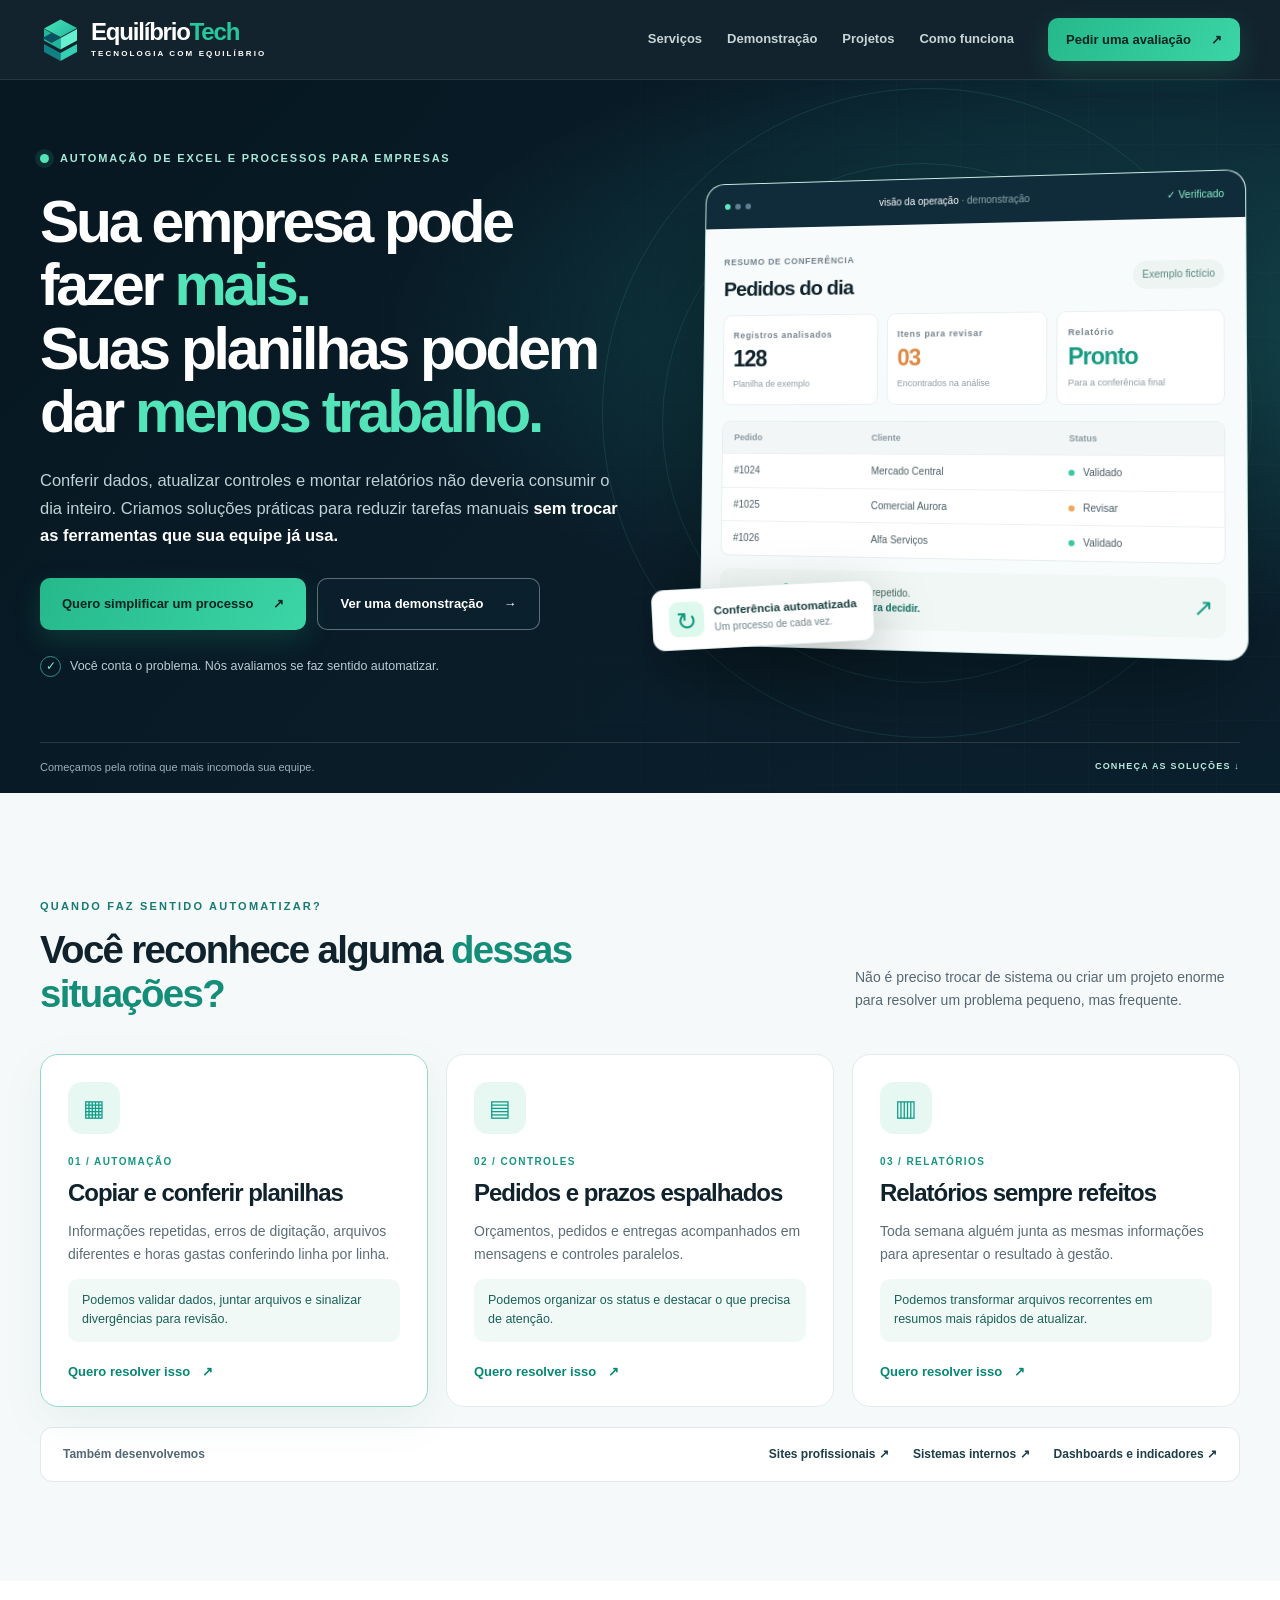
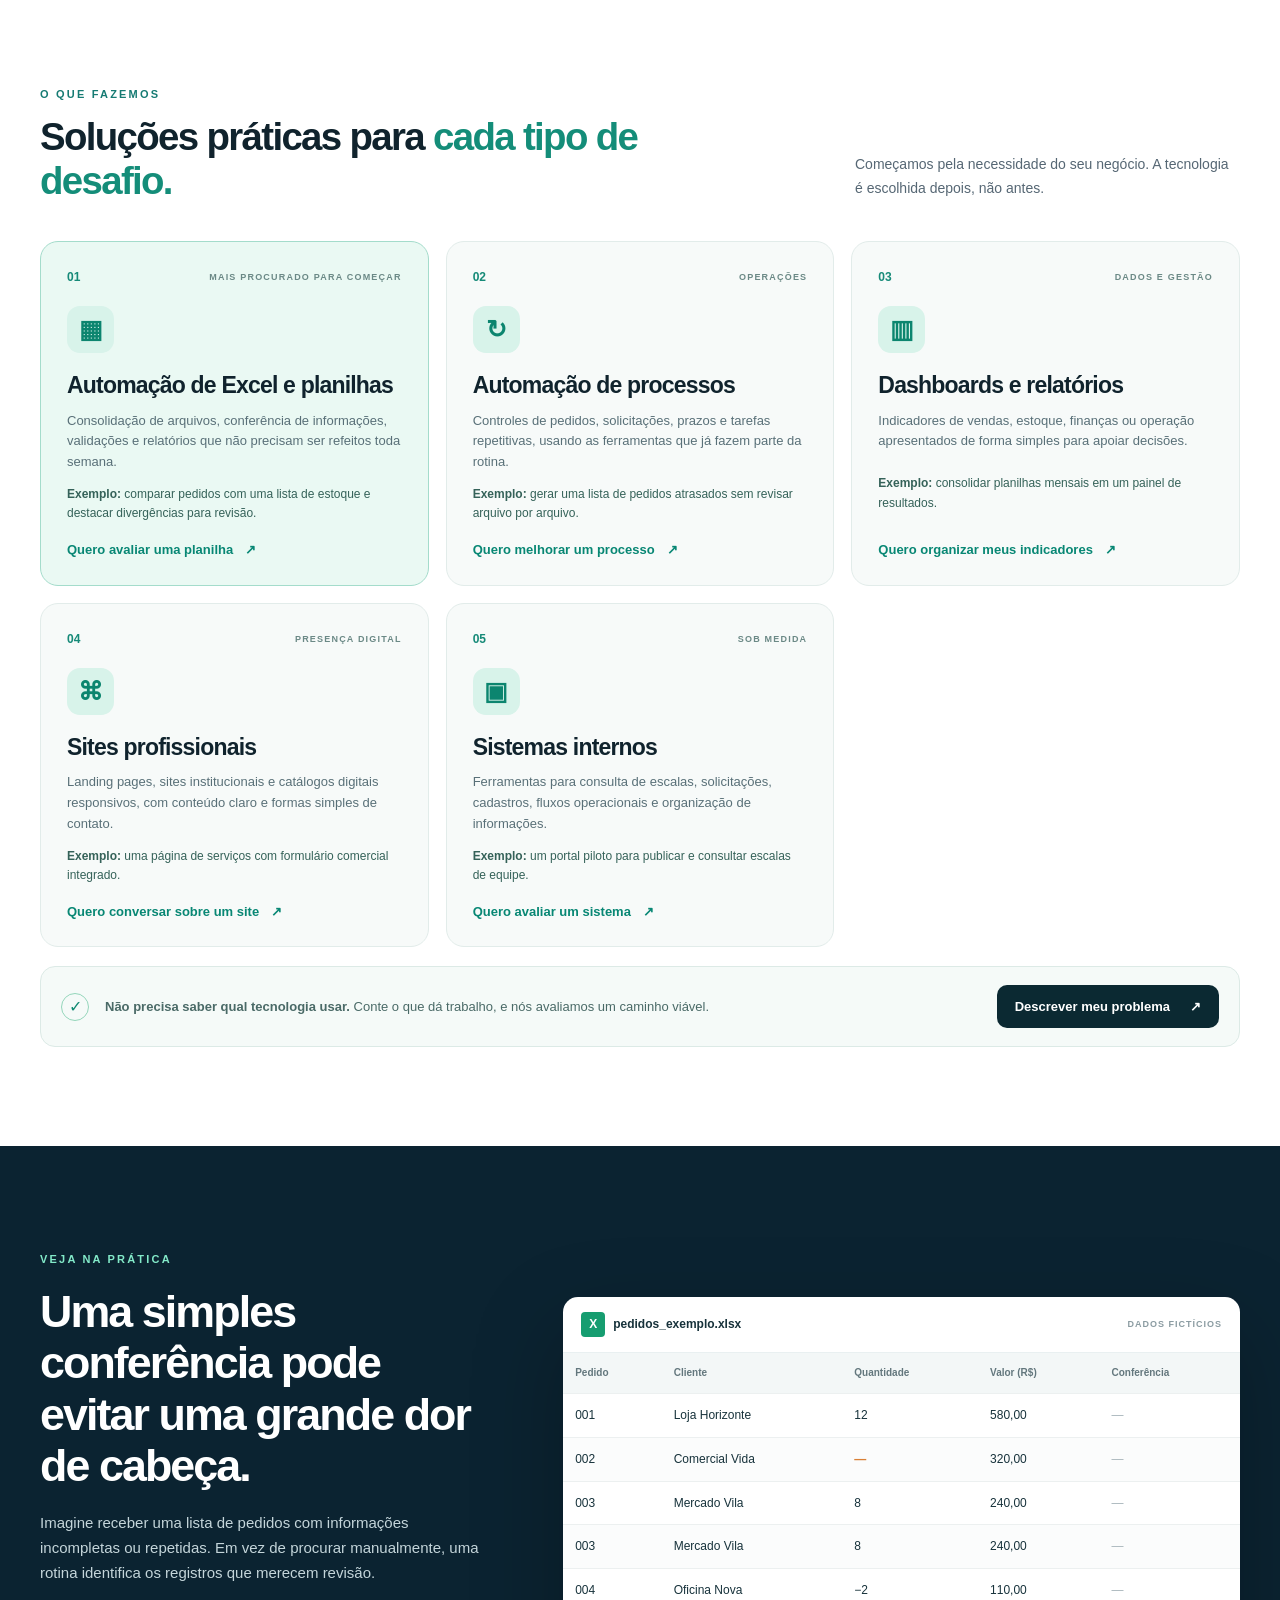
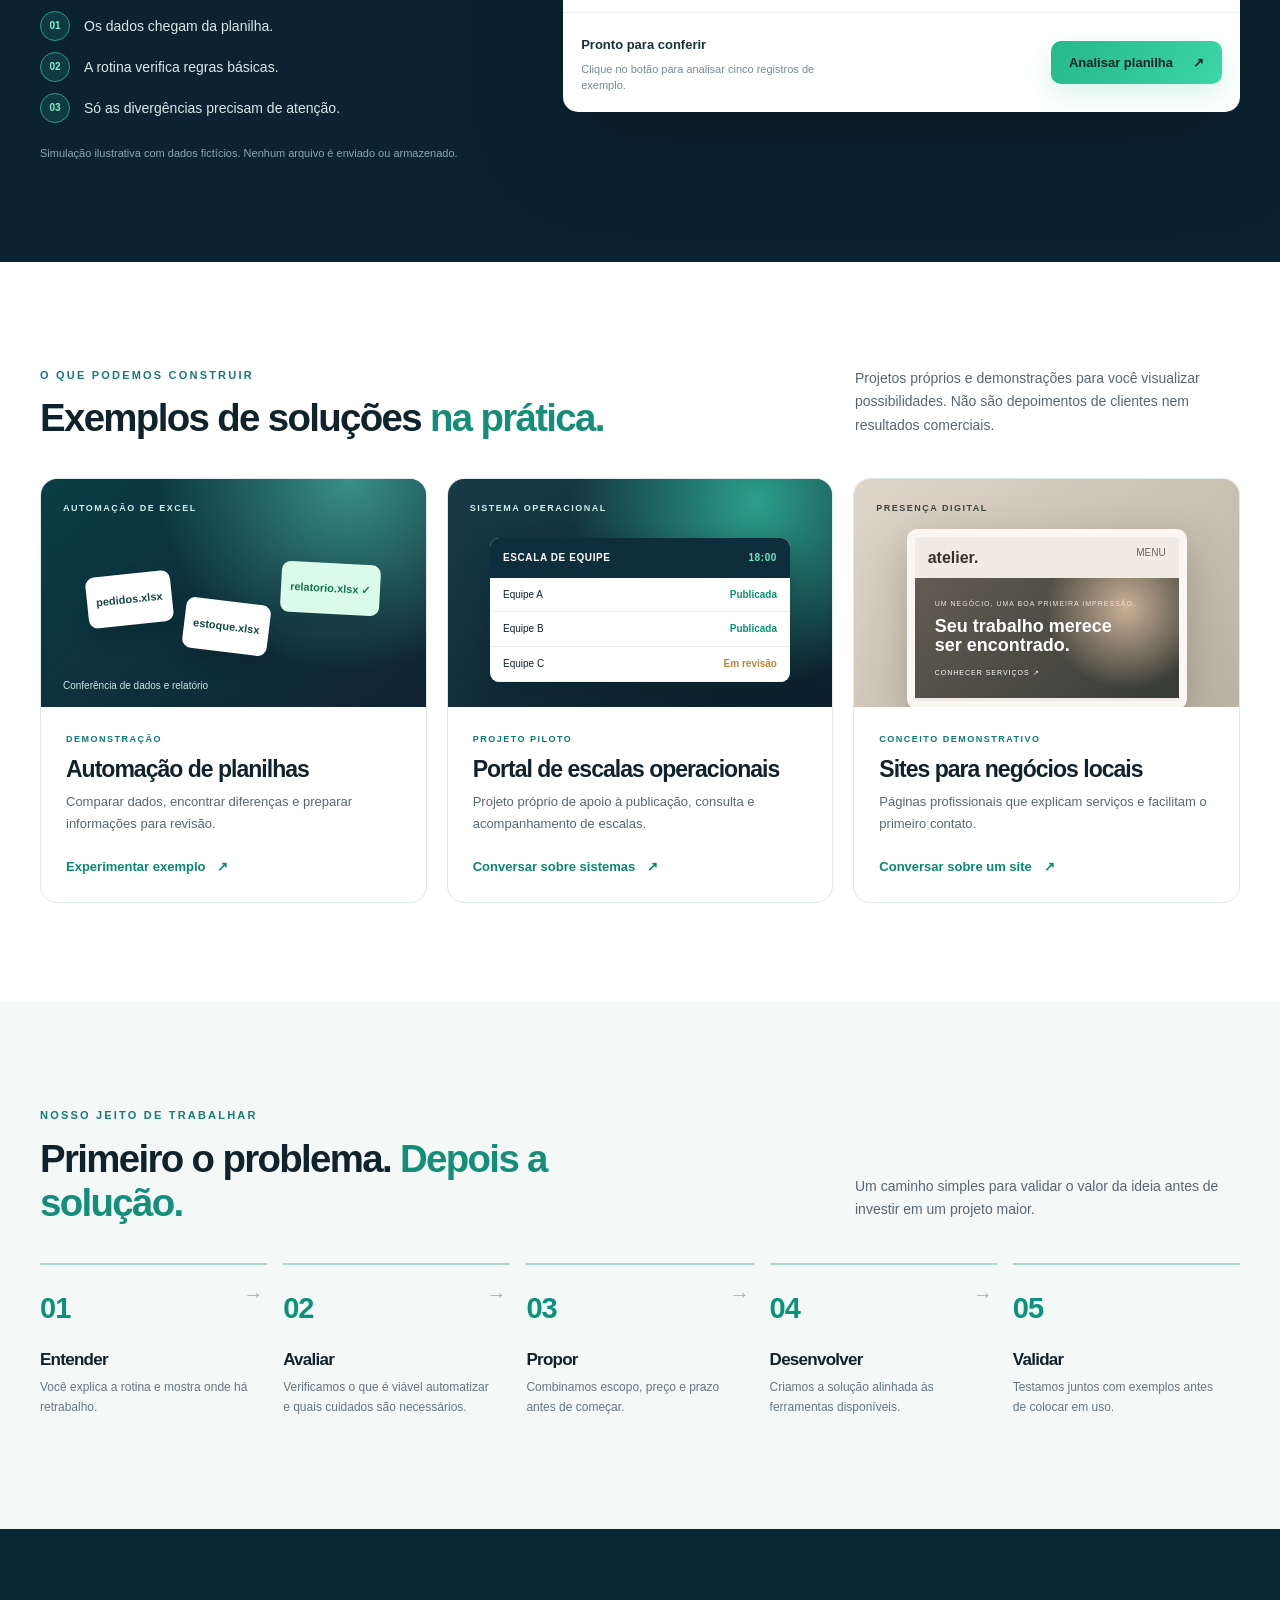
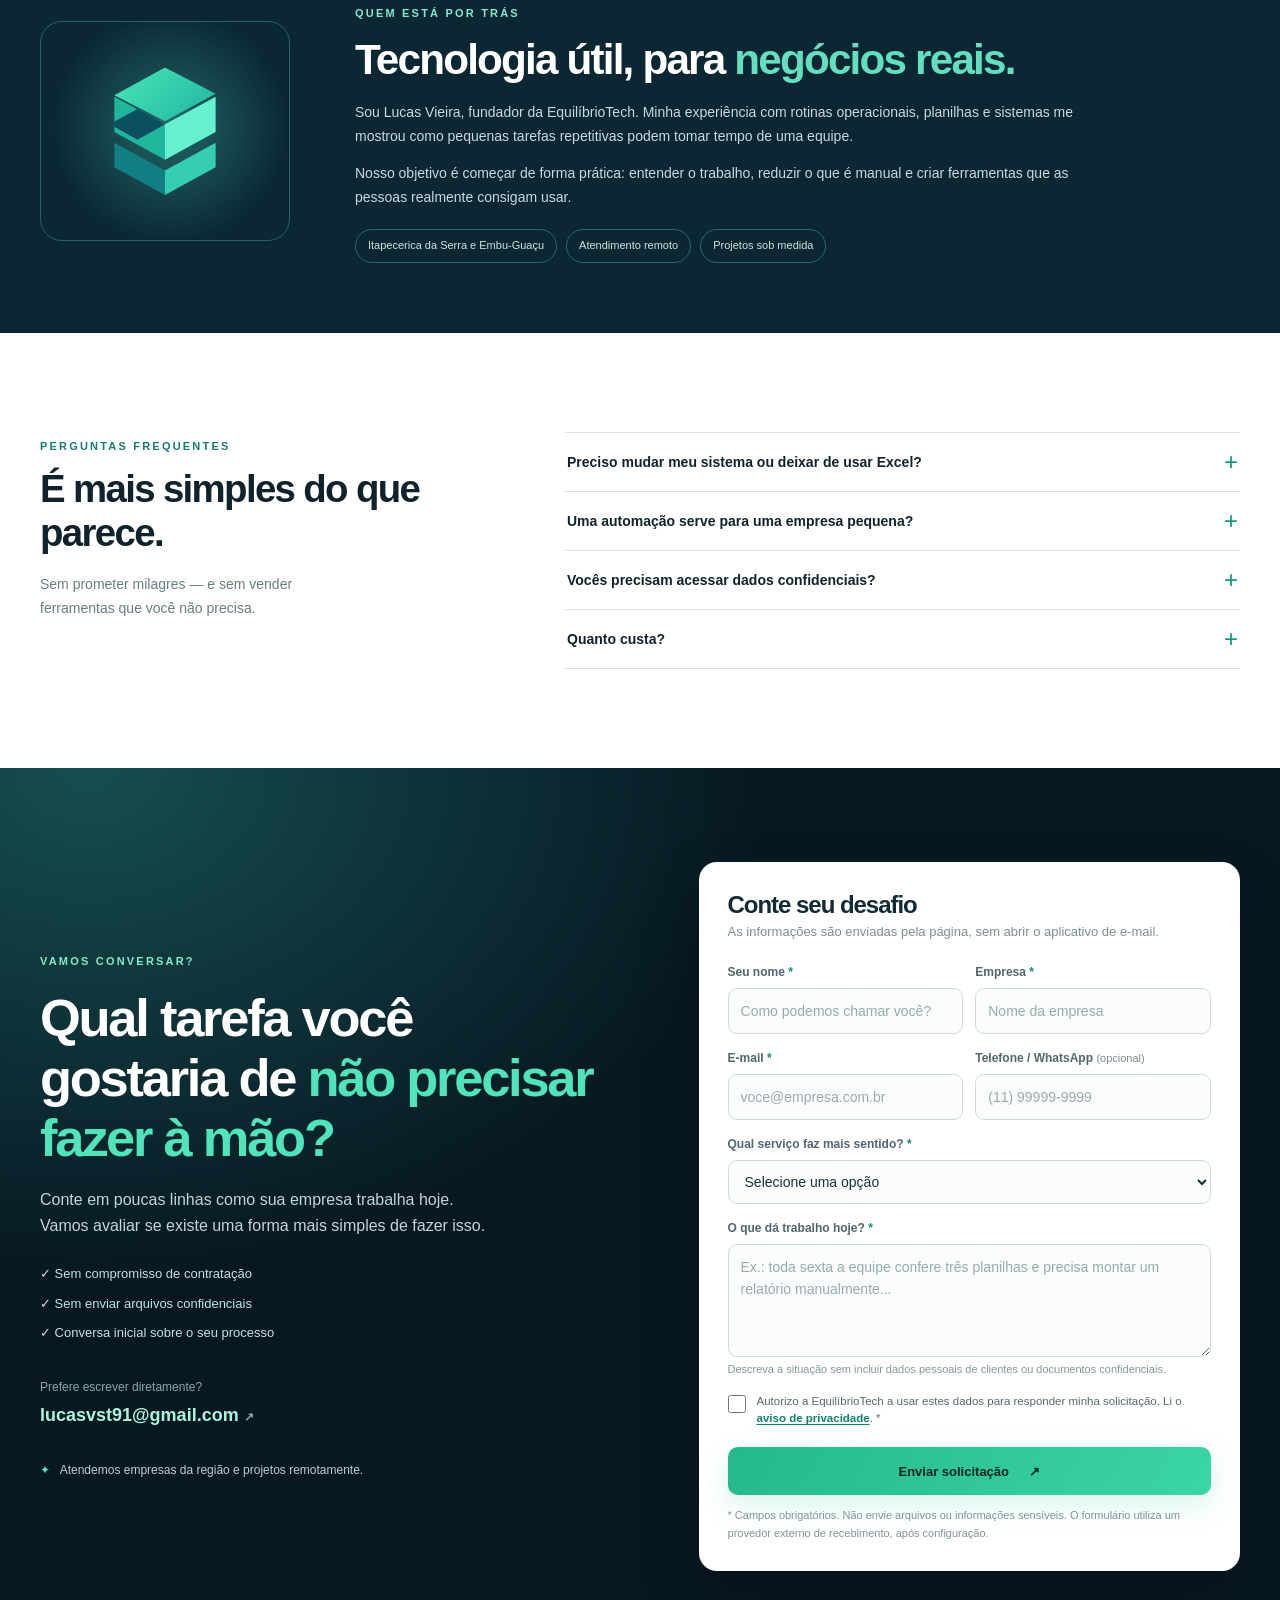
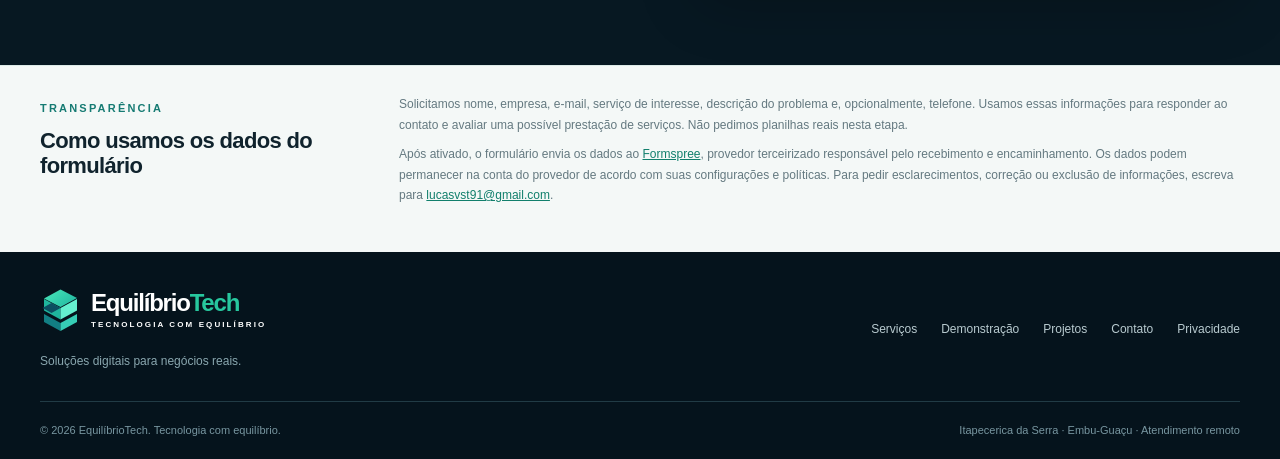
<file: index.html>
<!doctype html>
<html lang="pt-BR">
<head>
  <meta charset="utf-8">
  <meta name="viewport" content="width=device-width, initial-scale=1">
  <meta name="theme-color" content="#071822">
  <meta name="description" content="Automação de Excel, organização de processos, dashboards, sites e sistemas internos para pequenas empresas. EquilíbrioTech: tecnologia prática, sem complicar.">
  <meta name="robots" content="index,follow">
  <meta property="og:type" content="website">
  <meta name="color-scheme" content="light">
  <meta property="og:locale" content="pt_BR">
  <meta property="og:title" content="EquilíbrioTech — Automação de Excel e soluções digitais">
  <meta property="og:site_name" content="EquilíbrioTech">
  <meta property="og:description" content="Automação de planilhas, processos, dashboards, sites e sistemas para empresas. Conte sua rotina e avalie uma solução sob medida.">
  <title>EquilíbrioTech | Excel, automação, sites e sistemas</title>
  <link rel="icon" href="assets/favicon.svg" type="image/svg+xml">
  <link rel="stylesheet" href="styles.css">
  <script defer src="config.js"></script>
  <script defer src="script.js"></script>
</head>
<body>
  <a class="skip-link" href="#conteudo">Ir para o conteúdo</a>

  <header class="site-header" id="topo">
    <div class="container nav-wrap">
      <a class="brand" href="#topo" aria-label="EquilíbrioTech, voltar ao início">
        <img src="assets/logo.svg" alt="" width="40" height="44">
        <span class="brand-text"><span class="brand-name">Equilíbrio<span>Tech</span></span><small>TECNOLOGIA COM EQUILÍBRIO</small></span>
      </a>
      <nav class="desktop-nav" aria-label="Menu principal">
        <a href="#servicos">Serviços</a>
        <a href="#demonstracao">Demonstração</a>
        <a href="#projetos">Projetos</a>
        <a href="#como-funciona">Como funciona</a>
      </nav>
      <a class="button button-primary nav-cta" href="#contato">Pedir uma avaliação <span aria-hidden="true">↗</span></a>
      <button class="menu-toggle" type="button" aria-expanded="false" aria-controls="mobile-nav" aria-label="Abrir menu">
        <span></span><span></span><span></span>
      </button>
    </div>
    <nav class="mobile-nav" id="mobile-nav" aria-label="Menu para celular" hidden>
      <a href="#servicos">Serviços</a><a href="#demonstracao">Demonstração</a><a href="#projetos">Projetos</a><a href="#como-funciona">Como funciona</a><a href="#contato">Conversar</a>
    </nav>
  </header>

  <main id="conteudo">
    <section class="hero" aria-labelledby="hero-title">
      <div class="hero-grid-overlay" aria-hidden="true"></div>
      <div class="container hero-layout">
        <div class="hero-copy">
          <div class="eyebrow dark-eyebrow"><span class="signal"></span> AUTOMAÇÃO DE EXCEL E PROCESSOS PARA EMPRESAS</div>
          <h1 id="hero-title">Sua empresa pode fazer <em>mais.</em><br>Suas planilhas podem dar <em>menos trabalho.</em></h1>
          <p class="hero-description">Conferir dados, atualizar controles e montar relatórios não deveria consumir o dia inteiro. Criamos soluções práticas para reduzir tarefas manuais <strong>sem trocar as ferramentas que sua equipe já usa.</strong></p>
          <div class="hero-actions"><a href="#contato" class="button button-primary button-large">Quero simplificar um processo <span aria-hidden="true">↗</span></a><a class="button button-outline button-large" href="#demonstracao">Ver uma demonstração <span aria-hidden="true">→</span></a></div>
          <div class="hero-promise"><span class="promise-check" aria-hidden="true">✓</span> Você conta o problema. Nós avaliamos se faz sentido automatizar.</div>
        </div>
        <div class="hero-visual" aria-label="Representação ilustrativa de uma planilha se transformando em um relatório organizado">
          <div class="halo halo-one"></div><div class="halo halo-two"></div>
          <div class="visual-window">
            <div class="window-top"><span class="window-dots"><i></i><i></i><i></i></span><span>visão da operação <span class="muted">· demonstração</span></span><span class="window-shield">✓ Verificado</span></div>
            <div class="visual-body">
              <div class="panel-title-row"><div><small>RESUMO DE CONFERÊNCIA</small><h3>Pedidos do dia</h3></div><span class="pill pill-soft">Exemplo fictício</span></div>
              <div class="metrics-row"><div class="metric"><small>Registros analisados</small><b>128</b><span>Planilha de exemplo</span></div><div class="metric"><small>Itens para revisar</small><b class="amber-text">03</b><span>Encontrados na análise</span></div><div class="metric"><small>Relatório</small><b class="teal-text">Pronto</b><span>Para a conferência final</span></div></div>
              <div class="table-mini" aria-hidden="true"><div class="table-mini-head"><span>Pedido</span><span>Cliente</span><span>Status</span></div><div><span>#1024</span><span>Mercado Central</span><span><i class="dot good"></i> Validado</span></div><div><span>#1025</span><span>Comercial Aurora</span><span><i class="dot amber"></i> Revisar</span></div><div><span>#1026</span><span>Alfa Serviços</span><span><i class="dot good"></i> Validado</span></div></div>
              <div class="window-bottom"><span class="tiny-graph"><i></i><i></i><i></i><i></i><i></i><i></i><i></i></span><span>Menos trabalho repetido.<br><b>Mais clareza para decidir.</b></span><span class="arrow-up" aria-hidden="true">↗</span></div>
            </div>
          </div>
          <div class="floating-tag"><span class="floating-icon" aria-hidden="true">↻</span><div><strong>Conferência automatizada</strong><small>Um processo de cada vez.</small></div></div>
        </div>
      </div>
      <div class="container hero-foot"><span>Começamos pela rotina que mais incomoda sua equipe.</span><span class="hero-foot-scroll">CONHEÇA AS SOLUÇÕES <span aria-hidden="true">↓</span></span></div>
    </section>

    <section class="pain-section section" id="solucoes" aria-labelledby="pain-title">
      <div class="container">
        <div class="section-heading split-heading"><div><span class="eyebrow">QUANDO FAZ SENTIDO AUTOMATIZAR?</span><h2 id="pain-title">Você reconhece alguma <span class="highlight">dessas situações?</span></h2></div><p>Não é preciso trocar de sistema ou criar um projeto enorme para resolver um problema pequeno, mas frequente.</p></div>
        <div class="pain-grid">
          <article class="pain-card featured"><div class="service-icon">▦</div><span class="service-index">01 / AUTOMAÇÃO</span><h3>Copiar e conferir planilhas</h3><p>Informações repetidas, erros de digitação, arquivos diferentes e horas gastas conferindo linha por linha.</p><div class="card-answer">Podemos validar dados, juntar arquivos e sinalizar divergências para revisão.</div><a href="#contato" class="text-link" data-service="Automação de Excel e planilhas">Quero resolver isso <span aria-hidden="true">↗</span></a></article>
          <article class="pain-card"><div class="service-icon">▤</div><span class="service-index">02 / CONTROLES</span><h3>Pedidos e prazos espalhados</h3><p>Orçamentos, pedidos e entregas acompanhados em mensagens e controles paralelos.</p><div class="card-answer">Podemos organizar os status e destacar o que precisa de atenção.</div><a href="#contato" class="text-link" data-service="Automação de processos">Quero resolver isso <span aria-hidden="true">↗</span></a></article>
          <article class="pain-card"><div class="service-icon">▥</div><span class="service-index">03 / RELATÓRIOS</span><h3>Relatórios sempre refeitos</h3><p>Toda semana alguém junta as mesmas informações para apresentar o resultado à gestão.</p><div class="card-answer">Podemos transformar arquivos recorrentes em resumos mais rápidos de atualizar.</div><a href="#contato" class="text-link" data-service="Dashboards e relatórios">Quero resolver isso <span aria-hidden="true">↗</span></a></article>
        </div>
        <div class="specialties-bar"><span>Também desenvolvemos</span><div><a href="#projetos">Sites profissionais <span aria-hidden="true">↗</span></a><a href="#projetos">Sistemas internos <span aria-hidden="true">↗</span></a><a href="#projetos">Dashboards e indicadores <span aria-hidden="true">↗</span></a></div></div>
      </div>
    </section>


    <section class="services-section section" id="servicos" aria-labelledby="services-title">
      <div class="container">
        <div class="section-heading split-heading">
          <div><span class="eyebrow">O QUE FAZEMOS</span><h2 id="services-title">Soluções práticas para <span class="highlight">cada tipo de desafio.</span></h2></div>
          <p>Começamos pela necessidade do seu negócio. A tecnologia é escolhida depois, não antes.</p>
        </div>
        <div class="service-grid">
          <article class="service-tile service-tile-main">
            <div class="service-tile-top"><span class="service-number">01</span><span class="service-category">MAIS PROCURADO PARA COMEÇAR</span></div>
            <div class="service-symbol" aria-hidden="true">▦</div>
            <h3>Automação de Excel e planilhas</h3>
            <p>Consolidação de arquivos, conferência de informações, validações e relatórios que não precisam ser refeitos toda semana.</p>
            <p class="service-example"><strong>Exemplo:</strong> comparar pedidos com uma lista de estoque e destacar divergências para revisão.</p>
            <a href="#contato" class="text-link" data-service="Automação de Excel e planilhas">Quero avaliar uma planilha <span aria-hidden="true">↗</span></a>
          </article>
          <article class="service-tile">
            <div class="service-tile-top"><span class="service-number">02</span><span class="service-category">OPERAÇÕES</span></div>
            <div class="service-symbol" aria-hidden="true">↻</div>
            <h3>Automação de processos</h3>
            <p>Controles de pedidos, solicitações, prazos e tarefas repetitivas, usando as ferramentas que já fazem parte da rotina.</p>
            <p class="service-example"><strong>Exemplo:</strong> gerar uma lista de pedidos atrasados sem revisar arquivo por arquivo.</p>
            <a href="#contato" class="text-link" data-service="Automação de processos">Quero melhorar um processo <span aria-hidden="true">↗</span></a>
          </article>
          <article class="service-tile">
            <div class="service-tile-top"><span class="service-number">03</span><span class="service-category">DADOS E GESTÃO</span></div>
            <div class="service-symbol" aria-hidden="true">▥</div>
            <h3>Dashboards e relatórios</h3>
            <p>Indicadores de vendas, estoque, finanças ou operação apresentados de forma simples para apoiar decisões.</p>
            <p class="service-example"><strong>Exemplo:</strong> consolidar planilhas mensais em um painel de resultados.</p>
            <a href="#contato" class="text-link" data-service="Dashboards e relatórios">Quero organizar meus indicadores <span aria-hidden="true">↗</span></a>
          </article>
          <article class="service-tile">
            <div class="service-tile-top"><span class="service-number">04</span><span class="service-category">PRESENÇA DIGITAL</span></div>
            <div class="service-symbol" aria-hidden="true">⌘</div>
            <h3>Sites profissionais</h3>
            <p>Landing pages, sites institucionais e catálogos digitais responsivos, com conteúdo claro e formas simples de contato.</p>
            <p class="service-example"><strong>Exemplo:</strong> uma página de serviços com formulário comercial integrado.</p>
            <a href="#contato" class="text-link" data-service="Criação de sites profissionais">Quero conversar sobre um site <span aria-hidden="true">↗</span></a>
          </article>
          <article class="service-tile">
            <div class="service-tile-top"><span class="service-number">05</span><span class="service-category">SOB MEDIDA</span></div>
            <div class="service-symbol" aria-hidden="true">▣</div>
            <h3>Sistemas internos</h3>
            <p>Ferramentas para consulta de escalas, solicitações, cadastros, fluxos operacionais e organização de informações.</p>
            <p class="service-example"><strong>Exemplo:</strong> um portal piloto para publicar e consultar escalas de equipe.</p>
            <a href="#contato" class="text-link" data-service="Sistemas internos personalizados">Quero avaliar um sistema <span aria-hidden="true">↗</span></a>
          </article>
        </div>
        <div class="services-close"><span class="close-mark" aria-hidden="true">✓</span><p><strong>Não precisa saber qual tecnologia usar.</strong> Conte o que dá trabalho, e nós avaliamos um caminho viável.</p><a href="#contato" class="button button-dark">Descrever meu problema <span aria-hidden="true">↗</span></a></div>
      </div>
    </section>

    <section class="demo-section section" id="demonstracao" aria-labelledby="demo-title">
      <div class="container demo-layout">
        <div class="demo-copy"><span class="eyebrow light-eyebrow">VEJA NA PRÁTICA</span><h2 id="demo-title">Uma simples conferência pode evitar uma grande dor de cabeça.</h2><p>Imagine receber uma lista de pedidos com informações incompletas ou repetidas. Em vez de procurar manualmente, uma rotina identifica os registros que merecem revisão.</p><div class="demo-points"><div><span>01</span><p>Os dados chegam da planilha.</p></div><div><span>02</span><p>A rotina verifica regras básicas.</p></div><div><span>03</span><p>Só as divergências precisam de atenção.</p></div></div><small class="demo-caveat">Simulação ilustrativa com dados fictícios. Nenhum arquivo é enviado ou armazenado.</small></div>
        <div class="demo-app" aria-label="Demonstração interativa de conferência de planilhas">
          <div class="demo-app-top"><span><i class="app-file-icon" aria-hidden="true">X</i> pedidos_exemplo.xlsx</span><span class="demo-app-label">DADOS FICTÍCIOS</span></div>
          <div class="demo-table-scroll"><table class="demo-table"><thead><tr><th>Pedido</th><th>Cliente</th><th>Quantidade</th><th>Valor (R$)</th><th>Conferência</th></tr></thead><tbody><tr data-state="ok"><td>001</td><td>Loja Horizonte</td><td>12</td><td>580,00</td><td class="status-cell"><span class="unverified">—</span></td></tr><tr data-state="missing"><td>002</td><td>Comercial Vida</td><td class="issue">—</td><td>320,00</td><td class="status-cell"><span class="unverified">—</span></td></tr><tr data-state="ok"><td>003</td><td>Mercado Vila</td><td>8</td><td>240,00</td><td class="status-cell"><span class="unverified">—</span></td></tr><tr data-state="duplicate"><td>003</td><td>Mercado Vila</td><td>8</td><td>240,00</td><td class="status-cell"><span class="unverified">—</span></td></tr><tr data-state="invalid"><td>004</td><td>Oficina Nova</td><td>−2</td><td>110,00</td><td class="status-cell"><span class="unverified">—</span></td></tr></tbody></table></div>
          <div class="demo-bottom"><div><strong id="demo-result-heading">Pronto para conferir</strong><p id="demo-result">Clique no botão para analisar cinco registros de exemplo.</p></div><button class="button button-primary" type="button" id="run-demo">Analisar planilha <span aria-hidden="true">↗</span></button></div>
          <div class="demo-findings" id="demo-findings" aria-live="polite" hidden><strong>3 pontos para revisar</strong><ul><li>Pedido 002: quantidade não informada.</li><li>Pedido 003: número encontrado mais de uma vez.</li><li>Pedido 004: quantidade inválida.</li></ul><button class="reset-link" id="reset-demo" type="button">Reiniciar demonstração</button></div>
        </div>
      </div>
    </section>

    <section class="projects-section section" id="projetos" aria-labelledby="projects-title"><div class="container"><div class="section-heading split-heading"><div><span class="eyebrow">O QUE PODEMOS CONSTRUIR</span><h2 id="projects-title">Exemplos de soluções <span class="highlight">na prática.</span></h2></div><p>Projetos próprios e demonstrações para você visualizar possibilidades. Não são depoimentos de clientes nem resultados comerciais.</p></div><div class="projects-grid">
      <article class="project-card"><div class="project-art project-art-a"><div class="art-label">AUTOMAÇÃO DE EXCEL</div><div class="file-cards"><span>pedidos.xlsx</span><span>estoque.xlsx</span><span class="file-result">relatorio.xlsx ✓</span></div><div class="project-art-detail">Conferência de dados e relatório</div></div><div class="project-body"><span class="project-status">DEMONSTRAÇÃO</span><h3>Automação de planilhas</h3><p>Comparar dados, encontrar diferenças e preparar informações para revisão.</p><a href="#demonstracao" class="text-link">Experimentar exemplo <span aria-hidden="true">↗</span></a></div></article>
      <article class="project-card"><div class="project-art project-art-b"><div class="art-label">SISTEMA OPERACIONAL</div><div class="schedule-ui"><div class="schedule-head">ESCALA DE EQUIPE <span>18:00</span></div><div class="schedule-line"><span>Equipe A</span><b>Publicada</b></div><div class="schedule-line"><span>Equipe B</span><b>Publicada</b></div><div class="schedule-line"><span>Equipe C</span><b class="waiting">Em revisão</b></div></div></div><div class="project-body"><span class="project-status">PROJETO PILOTO</span><h3>Portal de escalas operacionais</h3><p>Projeto próprio de apoio à publicação, consulta e acompanhamento de escalas.</p><a href="#contato" class="text-link" data-service="Sistemas internos personalizados">Conversar sobre sistemas <span aria-hidden="true">↗</span></a></div></article>
      <article class="project-card"><div class="project-art project-art-c"><div class="art-label">PRESENÇA DIGITAL</div><div class="site-preview"><div class="preview-nav"><span>atelier.</span><span>MENU</span></div><div class="preview-main"><small>UM NEGÓCIO, UMA BOA PRIMEIRA IMPRESSÃO.</small><b>Seu trabalho merece ser encontrado.</b><span>CONHECER SERVIÇOS ↗</span></div></div></div><div class="project-body"><span class="project-status">CONCEITO DEMONSTRATIVO</span><h3>Sites para negócios locais</h3><p>Páginas profissionais que explicam serviços e facilitam o primeiro contato.</p><a href="#contato" class="text-link" data-service="Criação de sites profissionais">Conversar sobre um site <span aria-hidden="true">↗</span></a></div></article>
    </div></div></section>

    <section class="process-section section" id="como-funciona" aria-labelledby="process-title"><div class="container"><div class="section-heading split-heading"><div><span class="eyebrow">NOSSO JEITO DE TRABALHAR</span><h2 id="process-title">Primeiro o problema. <span class="highlight">Depois a solução.</span></h2></div><p>Um caminho simples para validar o valor da ideia antes de investir em um projeto maior.</p></div><div class="steps"><article><span>01</span><h3>Entender</h3><p>Você explica a rotina e mostra onde há retrabalho.</p></article><article><span>02</span><h3>Avaliar</h3><p>Verificamos o que é viável automatizar e quais cuidados são necessários.</p></article><article><span>03</span><h3>Propor</h3><p>Combinamos escopo, preço e prazo antes de começar.</p></article><article><span>04</span><h3>Desenvolver</h3><p>Criamos a solução alinhada às ferramentas disponíveis.</p></article><article><span>05</span><h3>Validar</h3><p>Testamos juntos com exemplos antes de colocar em uso.</p></article></div></div></section>

    <section class="about-section"><div class="container about-layout"><div class="about-symbol" aria-hidden="true"><img src="assets/logo.svg" width="180" height="180" alt=""></div><div><span class="eyebrow light-eyebrow">QUEM ESTÁ POR TRÁS</span><h2>Tecnologia útil, para <span>negócios reais.</span></h2><p>Sou Lucas Vieira, fundador da EquilíbrioTech. Minha experiência com rotinas operacionais, planilhas e sistemas me mostrou como pequenas tarefas repetitivas podem tomar tempo de uma equipe.</p><p>Nosso objetivo é começar de forma prática: entender o trabalho, reduzir o que é manual e criar ferramentas que as pessoas realmente consigam usar.</p><div class="about-tags"><span>Itapecerica da Serra e Embu-Guaçu</span><span>Atendimento remoto</span><span>Projetos sob medida</span></div></div></div></section>

    <section class="faq-section section" aria-labelledby="faq-title"><div class="container faq-layout"><div><span class="eyebrow">PERGUNTAS FREQUENTES</span><h2 id="faq-title">É mais simples do que parece.</h2><p>Sem prometer milagres — e sem vender ferramentas que você não precisa.</p></div><div class="faq-list"><details><summary>Preciso mudar meu sistema ou deixar de usar Excel?</summary><p>Não necessariamente. Nosso foco inicial é melhorar processos existentes. Avaliamos seus arquivos e ferramentas antes de recomendar qualquer mudança.</p></details><details><summary>Uma automação serve para uma empresa pequena?</summary><p>Sim, quando existe uma tarefa repetitiva com regras claras e ganho suficiente para justificar o investimento. Uma rotina simples costuma ser um ponto de partida melhor que um projeto enorme.</p></details><details><summary>Vocês precisam acessar dados confidenciais?</summary><p>Não para uma conversa inicial. Podemos avaliar o processo com dados fictícios ou anonimizados. Se um projeto exigir acesso real, alinharemos permissões, segurança e tratamento de dados antes.</p></details><details><summary>Quanto custa?</summary><p>O preço depende da complexidade e do tempo de execução. Primeiro entendemos uma rotina concreta e depois apresentamos o valor e o escopo de um piloto, sem obrigação de contratar.</p></details></div></div></section>

    <section class="contact-section" id="contato" aria-labelledby="contact-title">
      <div class="container contact-layout">
        <div class="contact-copy">
          <div class="eyebrow light-eyebrow">VAMOS CONVERSAR?</div>
          <h2 id="contact-title">Qual tarefa você gostaria de <em>não precisar fazer à mão?</em></h2>
          <p>Conte em poucas linhas como sua empresa trabalha hoje. Vamos avaliar se existe uma forma mais simples de fazer isso.</p>
          <div class="contact-highlights"><span>✓ Sem compromisso de contratação</span><span>✓ Sem enviar arquivos confidenciais</span><span>✓ Conversa inicial sobre o seu processo</span></div>
          <div class="contact-contact"><span>Prefere escrever diretamente?</span><a href="mailto:lucasvst91@gmail.com">lucasvst91@gmail.com <span aria-hidden="true">↗</span></a></div>
          <div class="contact-note"><span aria-hidden="true">✦</span> Atendemos empresas da região e projetos remotamente.</div>
        </div>
        <form class="contact-form" id="lead-form" method="POST" novalidate>
          <h3>Conte seu desafio</h3>
          <p>As informações são enviadas pela página, sem abrir o aplicativo de e-mail.</p>
          <div class="form-row">
            <div class="form-group"><label for="lead-name">Seu nome <span aria-label="obrigatório">*</span></label><input id="lead-name" name="name" autocomplete="name" placeholder="Como podemos chamar você?" minlength="2" maxlength="80" required></div>
            <div class="form-group"><label for="lead-company">Empresa <span aria-label="obrigatório">*</span></label><input id="lead-company" name="company" autocomplete="organization" placeholder="Nome da empresa" minlength="2" maxlength="100" required></div>
          </div>
          <div class="form-row">
            <div class="form-group"><label for="lead-email">E-mail <span aria-label="obrigatório">*</span></label><input id="lead-email" name="email" type="email" autocomplete="email" inputmode="email" maxlength="150" placeholder="voce@empresa.com.br" required></div>
            <div class="form-group"><label for="lead-phone">Telefone / WhatsApp <span class="optional">(opcional)</span></label><input id="lead-phone" name="phone" type="tel" autocomplete="tel" maxlength="30" placeholder="(11) 99999-9999"></div>
          </div>
          <div class="form-group"><label for="lead-type">Qual serviço faz mais sentido? <span aria-label="obrigatório">*</span></label><select id="lead-type" name="service" required><option value="">Selecione uma opção</option><option value="Automação de Excel e planilhas">Automação de Excel e planilhas</option><option value="Automação de processos">Automação de processos</option><option value="Dashboards e relatórios">Dashboards e relatórios</option><option value="Criação de sites profissionais">Criação de sites profissionais</option><option value="Sistemas internos personalizados">Sistemas internos personalizados</option><option value="Ainda não sei / outro desafio">Ainda não sei / outro desafio</option></select></div>
          <div class="form-group"><label for="lead-problem">O que dá trabalho hoje? <span aria-label="obrigatório">*</span></label><textarea id="lead-problem" name="message" rows="4" placeholder="Ex.: toda sexta a equipe confere três planilhas e precisa montar um relatório manualmente..." minlength="15" maxlength="1500" required></textarea><div class="field-hint">Descreva a situação sem incluir dados pessoais de clientes ou documentos confidenciais.</div></div>
          <div class="honeypot-field" aria-hidden="true"><label for="lead-extra">Deixe este campo em branco</label><input id="lead-extra" name="_gotcha" tabindex="-1" autocomplete="off" type="text"></div>
          <div class="consent-field"><input id="lead-consent" name="consent" value="Sim, autorizo contato sobre esta solicitação" type="checkbox" required><label for="lead-consent">Autorizo a EquilíbrioTech a usar estes dados para responder minha solicitação. Li o <a href="#privacidade">aviso de privacidade</a>. <span aria-label="obrigatório">*</span></label></div>
          <p class="form-message" id="form-message" role="status" aria-live="polite"></p>
          <button class="button button-primary button-full form-submit" id="form-submit" type="submit"><span class="submit-label">Enviar solicitação</span><span class="submit-icon" aria-hidden="true">↗</span></button>
          <p class="privacy-note">* Campos obrigatórios. Não envie arquivos ou informações sensíveis. O formulário utiliza um provedor externo de recebimento, após configuração.</p>
        </form>
      </div>
    </section>

    <section class="privacy-section" id="privacidade" aria-labelledby="privacy-title">
      <div class="container privacy-layout">
        <div><span class="eyebrow">TRANSPARÊNCIA</span><h2 id="privacy-title">Como usamos os dados do formulário</h2></div>
        <div class="privacy-copy"><p>Solicitamos nome, empresa, e-mail, serviço de interesse, descrição do problema e, opcionalmente, telefone. Usamos essas informações para responder ao contato e avaliar uma possível prestação de serviços. Não pedimos planilhas reais nesta etapa.</p><p>Após ativado, o formulário envia os dados ao <a href="https://formspree.io/legal/privacy-policy/" target="_blank" rel="noopener noreferrer">Formspree</a>, provedor terceirizado responsável pelo recebimento e encaminhamento. Os dados podem permanecer na conta do provedor de acordo com suas configurações e políticas. Para pedir esclarecimentos, correção ou exclusão de informações, escreva para <a href="mailto:lucasvst91@gmail.com">lucasvst91@gmail.com</a>.</p></div>
      </div>
    </section>
  </main>

  <footer class="site-footer"><div class="container footer-main"><div><a class="brand" href="#topo"><img src="assets/logo.svg" alt="" width="36" height="40"><span class="brand-text"><span class="brand-name">Equilíbrio<span>Tech</span></span><small>TECNOLOGIA COM EQUILÍBRIO</small></span></a><p>Soluções digitais para negócios reais.</p></div><nav aria-label="Navegação do rodapé"><a href="#servicos">Serviços</a><a href="#demonstracao">Demonstração</a><a href="#projetos">Projetos</a><a href="#contato">Contato</a><a href="#privacidade">Privacidade</a></nav></div><div class="container footer-bottom"><span>© <span id="year"></span> EquilíbrioTech. Tecnologia com equilíbrio.</span><span>Itapecerica da Serra · Embu-Guaçu · Atendimento remoto</span></div></footer>
</body>
</html>
</file>
<file: styles.css>
:root{--navy:#071822;--navy-2:#0b2331;--navy-3:#103645;--text:#10232d;--muted:#566774;--teal:#27c79e;--teal-bright:#53e4b9;--teal-dark:#087e70;--line:#e2e9eb;--surface:#f5f8f8;--white:#fff;--radius:19px;--shadow:0 22px 70px rgba(3,27,40,.11)}
*,*::before,*::after{box-sizing:border-box}html{scroll-behavior:smooth;scroll-padding-top:88px}body{margin:0;background:var(--white);color:var(--text);font:16px/1.58 -apple-system,BlinkMacSystemFont,"Segoe UI",Arial,sans-serif;-webkit-font-smoothing:antialiased}a{color:inherit;text-decoration:none}button,input,textarea,select{font:inherit}button{cursor:pointer}img,svg{max-width:100%}h1,h2,h3,p{margin-top:0}h1,h2,h3{line-height:1.15;letter-spacing:-.043em}p{line-height:1.68}::selection{background:rgba(39,199,158,.36);color:#031721}.container{width:min(1200px,calc(100% - 80px));margin:0 auto}.skip-link{position:absolute;z-index:200;left:16px;top:-100px;background:var(--teal-bright);padding:12px 16px;border-radius:8px}.skip-link:focus{top:12px}.site-header{position:sticky;top:0;z-index:50;background:rgba(7,24,34,.95);border-bottom:1px solid rgba(255,255,255,.085);backdrop-filter:blur(16px)}.nav-wrap{display:flex;align-items:center;gap:28px;min-height:79px}.brand{display:inline-flex;align-items:center;gap:10px;min-width:max-content;color:white}.brand img{display:block;width:41px;height:44px}.brand-text{display:flex;flex-direction:column;gap:0}.brand-name{font-size:24px;font-weight:800;letter-spacing:-1.2px;line-height:1.05}.brand-name span{color:var(--teal)}.brand small{font-size:8px;font-weight:760;letter-spacing:2.1px;margin-top:4px;white-space:nowrap}.desktop-nav{display:flex;gap:25px;align-items:center;margin-left:auto}.desktop-nav a{font-size:13px;font-weight:650;color:#c8d5d8;transition:color .2s}.desktop-nav a:hover,.desktop-nav a:focus-visible{color:var(--teal-bright)}.button{border:0;display:inline-flex;align-items:center;justify-content:center;gap:20px;padding:12px 18px;min-height:43px;border-radius:10px;font-weight:760;font-size:13px;line-height:1.35;text-align:center;transition:transform .18s,background .18s,box-shadow .18s}.button:hover{transform:translateY(-2px)}.button:focus-visible, a:focus-visible, button:focus-visible, input:focus-visible,select:focus-visible,textarea:focus-visible,summary:focus-visible{outline:3px solid #86f0d5;outline-offset:3px}.button-primary{background:linear-gradient(120deg,#25b88b,#3cd5a6);color:#06251f;box-shadow:0 10px 28px rgba(36,193,145,.18)}.button-primary:hover{background:linear-gradient(120deg,#55e8bc,#45dbaa);box-shadow:0 14px 31px rgba(36,193,145,.27)}.button-outline{border:1px solid rgba(224,242,245,.38);background:rgba(12,36,49,.5);color:white}.button-outline:hover{background:rgba(42,84,91,.55)}.button-large{padding:16px 22px;min-height:52px}.nav-cta{margin-left:6px;white-space:nowrap}.menu-toggle,.mobile-nav{display:none}
.hero{position:relative;overflow:hidden;background:radial-gradient(ellipse at 87% 35%,#144c52 0%,transparent 47%),linear-gradient(132deg,#071822 12%,#0a1f2c 80%);color:white}.hero-grid-overlay{position:absolute;inset:0;pointer-events:none;opacity:.26;background-image:linear-gradient(rgba(106,173,181,.12) 1px,transparent 1px),linear-gradient(90deg,rgba(106,173,181,.12) 1px,transparent 1px);background-size:64px 64px;mask-image:linear-gradient(to right,transparent 18%,black 88%)}.hero-layout{position:relative;display:grid;grid-template-columns:1.05fr .95fr;align-items:center;gap:46px;min-height:636px;padding-top:70px;padding-bottom:65px}.hero-copy{position:relative;z-index:1}.eyebrow{font-size:11px;font-weight:830;letter-spacing:2.2px;color:#167b73;line-height:1.5}.dark-eyebrow{color:#a6e9d8;display:flex;align-items:center;gap:11px;letter-spacing:1.8px}.signal{width:9px;height:9px;background:var(--teal-bright);border-radius:50%;box-shadow:0 0 0 5px rgba(52,214,167,.12)}.hero h1{font-size:clamp(40px,4.6vw,65px);line-height:1.08;letter-spacing:-.055em;max-width:690px;margin:23px 0 23px}.hero h1 em{font-style:normal;color:var(--teal-bright)}.hero-description{font-size:16.5px;color:#c0d1d6;max-width:580px;margin-bottom:28px}.hero-description strong{color:white;font-weight:650}.hero-actions{display:flex;align-items:center;gap:11px;flex-wrap:wrap}.hero-promise{margin-top:26px;display:flex;align-items:center;gap:9px;color:#b9ced3;font-size:12.5px}.promise-check{display:grid;place-items:center;width:21px;height:21px;border:1px solid #358d85;border-radius:50%;color:#80eed1;font-size:12px}.hero-visual{height:470px;display:flex;align-items:center;position:relative}.halo{position:absolute;border:1px solid rgba(92,211,188,.13);border-radius:50%;pointer-events:none}.halo-one{width:520px;height:520px;left:-30px;top:-15px}.halo-two{width:650px;height:650px;left:-90px;top:-90px}.visual-window{position:relative;width:100%;border-radius:20px;background:#f8fbfb;box-shadow:0 34px 100px rgba(0,0,0,.34);color:var(--text);transform:perspective(1000px) rotateY(-7deg) rotateX(2deg);border:1px solid rgba(192,232,227,.8);overflow:hidden}.window-top{background:#102c3a;color:white;padding:15px 20px;display:flex;justify-content:space-between;align-items:center;font-size:10px;gap:8px}.window-dots{display:flex;gap:5px}.window-dots i{display:block;width:6px;height:6px;border-radius:50%;background:#5e8090}.window-dots i:first-child{background:#5fe7bf}.window-shield{color:#8cf1ce}.muted{color:#92a9af}.visual-body{padding:20px}.panel-title-row{display:flex;justify-content:space-between;align-items:center;gap:8px}.panel-title-row small,.metric small{font-size:9px;color:#73828c;letter-spacing:.7px;font-weight:750}.panel-title-row h3{font-size:21px;margin:6px 0 15px}.pill{font-size:10px;padding:6px 9px;border-radius:100px;white-space:nowrap}.pill-soft{background:#edf4f2;color:#58867d}.metrics-row{display:grid;grid-template-columns:repeat(3,1fr);gap:9px}.metric{background:#fff;border:1px solid #e8eff0;padding:13px 10px;border-radius:9px;display:flex;flex-direction:column;gap:3px}.metric b{font-size:23px;letter-spacing:-1px;line-height:1.3}.metric span{font-size:9px;color:#8d9ba1}.amber-text{color:#de8844}.teal-text{color:#179b83}.table-mini{margin-top:16px;border:1px solid #e6eef0;border-radius:9px;overflow:hidden;background:white}.table-mini>div{display:grid;grid-template-columns:1fr 1.4fr 1fr;align-items:center;gap:6px;padding:9px 12px;border-bottom:1px solid #edf1f2;font-size:10px;color:#4b5d67}.table-mini>div:last-child{border:0}.table-mini .table-mini-head{background:#f2f6f7;color:#8a999f;font-size:9px;font-weight:700}.dot{display:inline-block;border-radius:50%;height:6px;width:6px;margin-right:5px}.dot.good{background:#37c9a1}.dot.amber{background:#f1a552}.window-bottom{background:#f0f7f4;border-radius:10px;display:flex;align-items:center;gap:15px;padding:11px 12px;margin-top:13px;font-size:10px;color:#42645e}.window-bottom b{color:#126f60}.tiny-graph{height:30px;width:60px;display:flex;align-items:end;gap:4px}.tiny-graph i{flex:1;background:#45b79c;border-radius:2px 2px 0 0;height:30%}.tiny-graph i:nth-child(2){height:48%}.tiny-graph i:nth-child(3){height:40%}.tiny-graph i:nth-child(4){height:68%}.tiny-graph i:nth-child(5){height:58%}.tiny-graph i:nth-child(6){height:85%}.tiny-graph i:nth-child(7){height:100%}.arrow-up{font-size:23px;margin-left:auto;color:#159d82}.floating-tag{position:absolute;z-index:3;bottom:2px;left:-40px;display:flex;gap:10px;align-items:center;padding:12px 16px;background:#fff;border:1px solid #dfeceb;border-radius:12px;color:#173b3c;box-shadow:0 20px 60px rgba(0,0,0,.25);transform:rotate(-3deg)}.floating-icon{display:grid;place-items:center;width:35px;height:35px;background:#ddf9ed;color:#10997a;font-size:25px;border-radius:9px}.floating-tag strong,.floating-tag small{display:block}.floating-tag strong{font-size:11.5px}.floating-tag small{font-size:10px;color:#6c8288}.hero-foot{position:relative;border-top:1px solid rgba(255,255,255,.13);display:flex;justify-content:space-between;gap:15px;padding-top:16px;padding-bottom:17px;color:#9bb1b8;font-size:11px}.hero-foot-scroll{font-size:9px;letter-spacing:1.2px;font-weight:780;color:#b9e9dc}
.section{padding:99px 0}.section-heading{margin-bottom:38px}.split-heading{display:flex;align-items:end;justify-content:space-between;gap:52px}.section-heading h2,.process-section h2,.faq-section h2{font-size:clamp(30px,3vw,42px);margin:10px 0 0;max-width:620px}.highlight{color:#148d79}.split-heading>p{margin:0 0 3px;max-width:385px;color:var(--muted);font-size:14px}.pain-section{background:#f6f9f9}.pain-grid{display:grid;grid-template-columns:repeat(3,1fr);gap:18px}.pain-card{display:flex;flex-direction:column;min-height:342px;background:white;border:1px solid #e3ebec;border-radius:18px;padding:27px 27px 23px;transition:transform .2s,box-shadow .2s}.pain-card:hover{transform:translateY(-5px);box-shadow:var(--shadow)}.pain-card.featured{border:1px solid #93dac6;box-shadow:0 14px 43px rgba(19,129,105,.07)}.service-icon{font-size:23px;color:#0c9d88;display:grid;place-items:center;width:52px;height:52px;background:#e6f8f1;border-radius:14px;margin-bottom:20px}.service-index{font-size:10px;letter-spacing:1.4px;color:#159782;font-weight:850}.pain-card h3{font-size:24px;margin:9px 0 12px;line-height:1.2}.pain-card>p{font-size:14px;color:#5b6e77;margin:0 0 12px}.card-answer{font-size:12.5px;color:#1a6158;padding:12px 14px;background:#f1f9f6;border-radius:10px;margin-bottom:20px}.text-link{display:inline-flex;gap:12px;align-items:center;color:#088774;font-size:13px;font-weight:830;margin-top:auto}.text-link:hover{color:#09574f}.specialties-bar{margin-top:20px;display:flex;justify-content:space-between;align-items:center;gap:15px;flex-wrap:wrap;color:#536874;font-size:12px;border:1px solid #e1e9ea;background:#fff;padding:17px 22px;border-radius:12px}.specialties-bar>span{font-weight:760}.specialties-bar>div{display:flex;gap:24px;flex-wrap:wrap}.specialties-bar a{font-weight:740;color:#1e3d47}.specialties-bar a:hover{color:#078a72}
.demo-section{background:var(--navy-2);color:#fff;overflow:hidden}.demo-layout{display:grid;grid-template-columns:.8fr 1.2fr;gap:72px;align-items:center}.light-eyebrow{color:#83eac9}.demo-copy h2{font-size:clamp(34px,3.5vw,47px);margin:15px 0 18px}.demo-copy>p{color:#c4d5da;font-size:15px}.demo-points{margin:26px 0 21px}.demo-points>div{display:flex;align-items:center;gap:14px;margin:11px 0}.demo-points span{background:rgba(45,193,158,.15);border:1px solid #2f9b83;display:grid;place-items:center;width:30px;height:30px;border-radius:50%;font-size:10px;color:#8aefcd;font-weight:750;flex-shrink:0}.demo-points p{margin:0;font-size:14px;color:#d8e8e6}.demo-caveat{color:#87a9af;font-size:11px;display:block;line-height:1.7}.demo-app{background:#fff;color:#17323b;border-radius:15px;overflow:hidden;box-shadow:0 34px 90px rgba(0,0,0,.25)}.demo-app-top{padding:15px 18px;border-bottom:1px solid #e9f0f1;display:flex;justify-content:space-between;align-items:center;gap:9px;font-size:12px;font-weight:750}.demo-app-top>span:first-child{display:flex;align-items:center;gap:8px}.app-file-icon{background:#169d70;color:#fff;font-style:normal;font-weight:800;font-size:12px;padding:3px 8px;border-radius:4px}.demo-app-label{color:#8b9ca2;font-size:9px;letter-spacing:1px}.demo-table-scroll{overflow-x:auto}.demo-table{border-collapse:collapse;width:100%;min-width:470px;font-size:12px}.demo-table thead{background:#f3f7f7;color:#63777d}.demo-table th,.demo-table td{padding:12px 12px;text-align:left;border-bottom:1px solid #ecf0f0}.demo-table th{font-size:10px;font-weight:800}.demo-table tbody tr:nth-child(even){background:#fbfcfc}.demo-table .issue{color:#d98036;font-weight:800}.demo-table tr.checked[data-state="missing"],.demo-table tr.checked[data-state="duplicate"],.demo-table tr.checked[data-state="invalid"]{background:#fff7e9}.demo-table .status-good{color:#167e67;font-weight:800;font-size:11px}.demo-table .status-review{color:#a36517;font-weight:800;font-size:11px}.unverified{color:#a7b4ba}.demo-bottom{display:flex;justify-content:space-between;align-items:center;gap:14px;padding:18px}.demo-bottom strong{font-size:13px}.demo-bottom p{font-size:11px;color:#778994;margin:4px 0 0;max-width:250px;line-height:1.5}.demo-bottom .button{white-space:nowrap}.demo-findings{background:#f6faf8;padding:16px 22px 20px;border-top:1px solid #d8e7e3}.demo-findings strong{font-size:13px;color:#146b5c}.demo-findings ul{padding-left:19px;margin:7px 0 8px;font-size:12px;color:#546e74}.reset-link{background:none;border:none;color:#09836f;font-size:12px;font-weight:750;padding:3px 0;text-decoration:underline}
.projects-section{background:#fff}.projects-grid{display:grid;grid-template-columns:repeat(3,1fr);gap:20px}.project-card{border:1px solid #e0e9ea;border-radius:17px;overflow:hidden;background:white;display:flex;flex-direction:column;transition:transform .2s,box-shadow .2s}.project-card:hover{transform:translateY(-4px);box-shadow:var(--shadow)}.project-art{height:228px;padding:22px;position:relative;overflow:hidden}.project-art-a{background:radial-gradient(circle at 80% 0%,#398f87 0%,transparent 50%),linear-gradient(140deg,#0a3d45,#102333)}.project-art-b{background:radial-gradient(circle at 80% 10%,#2c9f8b 0%,transparent 50%),linear-gradient(145deg,#173b47,#0b202c)}.project-art-c{background:linear-gradient(135deg,#dfd5c9,#bbb4a4)}.art-label{font-size:9px;letter-spacing:1.5px;font-weight:800;color:#ccf0e6}.project-art-c .art-label{color:#38463e}.file-cards{display:flex;align-items:center;justify-content:center;gap:12px;position:absolute;inset:55px 20px 42px}.file-cards span{background:white;box-shadow:0 10px 20px rgba(0,0,0,.15);padding:17px 9px;border-radius:9px;font-size:11px;color:#164943;font-weight:800;transform:rotate(-6deg)}.file-cards span:nth-child(2){transform:translateY(27px) rotate(7deg)}.file-cards .file-result{background:#dbfbea;color:#157657;transform:translateY(-11px) rotate(3deg)}.project-art-detail{position:absolute;bottom:14px;color:#c9e5df;font-size:10px}.schedule-ui{max-width:300px;margin:22px auto 0;background:#fff;border-radius:9px;overflow:hidden;box-shadow:0 16px 30px #07152050}.schedule-head{padding:12px 13px;background:#0e2e3d;color:#fff;font-size:10px;font-weight:800;display:flex;justify-content:space-between;letter-spacing:.6px}.schedule-head span{color:#76e6c2}.schedule-line{font-size:10px;display:flex;justify-content:space-between;padding:9px 13px;border-bottom:1px solid #e9eeef}.schedule-line b{color:#09936f}.schedule-line b.waiting{color:#bc8734}.site-preview{margin:13px auto 0;max-width:280px;height:180px;background:#f1ece3;box-shadow:0 14px 45px #2a241b42;border:8px solid #faf7f2;border-radius:10px}.preview-nav{display:flex;justify-content:space-between;padding:8px 13px;font-size:10px;color:#6e665b}.preview-nav span:first-child{font-weight:850;font-size:16px;color:#38322c}.preview-main{height:120px;background:radial-gradient(circle at 80% 25%,#cbb096 0%,transparent 35%),linear-gradient(135deg,#625c51,#373c35);color:#fff;padding:20px;display:flex;flex-direction:column;gap:8px}.preview-main small{letter-spacing:1px;font-size:7px;color:#e9e5dd}.preview-main b{font-size:18px;line-height:1.08;max-width:180px}.preview-main span{font-size:7px;letter-spacing:1px;margin-top:auto}.project-body{padding:25px;display:flex;flex-direction:column;flex:1}.project-status{font-size:9px;letter-spacing:1.5px;color:#087d70;font-weight:830}.project-body h3{font-size:23px;margin:9px 0}.project-body p{font-size:13px;color:var(--muted);margin:0 0 22px}
.process-section{background:#f4f8f7}.steps{display:grid;grid-template-columns:repeat(4,1fr);gap:20px}.steps article{position:relative;border-top:2px solid #a9d9cc;padding:21px 14px 0 0}.steps article::after{content:'→';position:absolute;top:14px;right:4px;font-size:20px;color:#9ab8b3}.steps article:last-child::after{content:''}.steps article>span{font-size:31px;letter-spacing:-1px;color:#0a937b;font-weight:820}.steps h3{font-size:18px;margin:18px 0 8px}.steps p{font-size:13px;color:#647780;max-width:250px}
.about-section{background:#0c2734;color:white;padding:70px 0}.about-layout{display:grid;grid-template-columns:250px 1fr;gap:65px;align-items:center}.about-symbol{height:220px;border-radius:22px;display:grid;place-items:center;background:radial-gradient(circle at 52% 48%,#226765 0%,#0b2734 69%);border:1px solid #2a6166}.about-symbol img{max-height:135px}.about-layout h2{font-size:clamp(32px,3.3vw,46px);max-width:730px;margin:12px 0 17px}.about-layout h2 span{color:#63dfbf}.about-layout p{color:#c9d9dc;font-size:14px;max-width:750px}.about-tags{display:flex;gap:9px;flex-wrap:wrap;margin-top:20px}.about-tags span{border:1px solid #2c6671;color:#c7e8dd;padding:7px 12px;border-radius:100px;font-size:11px}
.faq-section{background:#fff}.faq-layout{display:grid;grid-template-columns:.8fr 1.2fr;gap:75px}.faq-layout>div:first-child>p{color:#697d83;max-width:290px;font-size:14px;margin-top:18px}.faq-list{border-top:1px solid #d9e3e5}.faq-list details{border-bottom:1px solid #d9e3e5;padding:17px 2px}.faq-list summary{list-style:none;display:flex;align-items:center;justify-content:space-between;gap:20px;font-weight:760;cursor:pointer;font-size:14px}.faq-list summary::-webkit-details-marker{display:none}.faq-list summary::after{content:'+';font-size:24px;color:#0e987d;font-weight:450;line-height:1}.faq-list details[open] summary::after{content:'−'}.faq-list details p{margin:13px 32px 0 0;font-size:13px;color:#657881}
.contact-section{background:radial-gradient(ellipse at 7% 0%,#164e50,transparent 40%),#071822;color:white;padding:94px 0}.contact-layout{display:grid;grid-template-columns:1fr .92fr;gap:70px;align-items:center}.contact-copy h2{font-size:clamp(37px,4.1vw,56px);max-width:560px;margin:18px 0}.contact-copy h2 em{color:#51e3ba;font-style:normal}.contact-copy>p{color:#c3d5d8;font-size:16px;max-width:460px}.contact-contact{display:flex;flex-direction:column;gap:4px;margin-top:34px}.contact-contact span{color:#89a8ae;font-size:12px}.contact-contact a{color:#aaf5dc;font-size:18px;font-weight:730}.contact-contact a:hover{text-decoration:underline}.contact-note{margin-top:32px;color:#b5d2d2;font-size:12px}.contact-note span{color:#56e9bf;margin-right:7px}.contact-form{background:#fff;color:#102b35;border-radius:18px;padding:32px;box-shadow:0 30px 60px rgba(0,0,0,.25)}.contact-form h3{font-size:24px;margin-bottom:3px}.contact-form>p:first-of-type{font-size:13px;color:#7d8d93;margin:0 0 21px}.form-group{display:flex;flex-direction:column;gap:6px;margin-bottom:15px}.form-group label{font-size:11px;color:#52666e;font-weight:830}.form-group input,.form-group select,.form-group textarea{color:#15313b;border:1px solid #cddadd;border-radius:9px;background:#fbfdfd;padding:11px 12px;width:100%;min-height:44px;outline:none;font-size:13px;transition:border .15s,box-shadow .15s}.form-group textarea{resize:vertical;min-height:87px}.form-group input:focus,.form-group select:focus,.form-group textarea:focus{border-color:#26bd9f;box-shadow:0 0 0 3px #b0f0df}.form-group input::placeholder,.form-group textarea::placeholder{color:#98a9ae}.button-full{width:100%;min-height:48px}.privacy-note{font-size:10px;color:#819297;line-height:1.6;margin:11px 0 0}.copy-contact{background:none;border:none;padding:12px 0 0;text-align:left;color:#0d846f;font-size:11px;font-weight:800;cursor:pointer}.copy-contact span{text-decoration:underline}.form-message{font-size:11px;margin:7px 0 0;min-height:0;color:#137961}
.site-footer{background:#05131c;color:#b9cbd0}.footer-main{display:flex;justify-content:space-between;gap:30px;align-items:center;padding:36px 0 30px}.footer-main p{font-size:12px;margin:11px 0 0;color:#8aa7af}.footer-main nav{display:flex;gap:24px;font-size:12px}.footer-main nav a:hover{color:#66efc6}.footer-bottom{border-top:1px solid #213b45;padding:20px 0;display:flex;justify-content:space-between;gap:12px;font-size:11px;color:#7896a0}
@media(max-width:1100px){.container{width:min(100% - 55px,1200px)}.nav-wrap{gap:16px}.desktop-nav{gap:17px}.desktop-nav a{font-size:12px}.nav-cta{font-size:11px}.hero-layout{gap:25px}.hero h1{font-size:clamp(37px,4.8vw,56px)}.visual-window{transform:none}.floating-tag{left:-9px;bottom:0}.demo-layout{gap:35px}.contact-layout{gap:40px}}
@media(max-width:880px){.container{width:min(100% - 42px,1200px)}.desktop-nav,.nav-cta{display:none}.menu-toggle{display:flex;flex-direction:column;justify-content:center;gap:5px;width:40px;height:40px;background:transparent;border:1px solid #35535a;border-radius:9px;margin-left:auto;padding:10px}.menu-toggle span{height:2px;background:white;width:100%;border-radius:2px}.mobile-nav:not([hidden]){display:flex;flex-direction:column;padding:8px 22px 17px;gap:0;border-top:1px solid rgba(255,255,255,.1)}.mobile-nav a{color:#d0e2e4;padding:11px 2px;border-bottom:1px solid #1f3b45;font-size:14px}.hero-layout{grid-template-columns:1fr;padding-top:75px;padding-bottom:56px;min-height:0}.hero-copy{max-width:690px}.hero-visual{width:min(540px,96%);height:440px;margin:auto}.hero-grid-overlay{mask-image:none}.pain-grid,.projects-grid{gap:12px}.pain-card{padding:22px 18px}.pain-card h3{font-size:21px}.demo-layout{grid-template-columns:1fr;gap:30px}.demo-copy{max-width:630px}.demo-app{max-width:730px;width:100%;margin:auto}.faq-layout{gap:30px}.contact-layout{gap:35px}}
@media(max-width:670px){html{scroll-padding-top:70px}.container{width:calc(100% - 34px)}.nav-wrap{min-height:66px}.brand-name{font-size:21px}.brand small{font-size:7px;letter-spacing:1.7px}.brand img{width:35px;height:38px}.hero-layout{padding-top:57px;padding-bottom:35px;gap:23px}.hero h1{font-size:clamp(37px,9vw,51px);margin:20px 0}.hero-description{font-size:15px}.hero-actions{flex-direction:column;align-items:stretch}.hero-actions .button{width:100%}.hero-visual{height:auto;min-height:290px;width:100%;padding:15px 0 45px}.visual-window{width:100%;transform:none}.visual-body{padding:13px}.window-top{padding:12px}.window-top .window-shield{display:none}.metrics-row{gap:5px}.metric{padding:9px 7px}.metric b{font-size:17px}.metric small,.metric span{font-size:7.5px}.panel-title-row h3{font-size:18px}.table-mini>div{padding:8px}.floating-tag{left:7px;bottom:0;padding:8px 10px}.hero-foot-scroll{display:none}.hero-foot{font-size:10px}.section{padding:66px 0}.split-heading{display:block}.split-heading>p{max-width:100%;margin:15px 0 0}.section-heading h2,.process-section h2,.faq-section h2{font-size:34px}.pain-grid,.projects-grid,.steps{grid-template-columns:1fr}.pain-card{min-height:0;padding:24px}.pain-card h3{font-size:23px}.specialties-bar,.specialties-bar>div{align-items:flex-start;flex-direction:column;gap:12px}.demo-copy h2{font-size:35px}.demo-app-top{padding:12px}.demo-bottom{flex-direction:column;align-items:stretch}.demo-bottom .button{width:100%}.project-art{height:218px}.steps{gap:8px}.steps article{display:grid;grid-template-columns:65px 1fr;gap:0 8px;padding-top:15px}.steps article>span{grid-row:span 2}.steps h3{margin:6px 0 0}.steps p{margin-top:5px}.steps article::after{display:none}.about-section{padding:55px 0}.about-layout{grid-template-columns:1fr;gap:20px}.about-symbol{height:140px;max-width:150px}.about-symbol img{height:90px}.about-layout h2{font-size:35px}.faq-layout{grid-template-columns:1fr;gap:18px}.contact-layout{grid-template-columns:1fr}.contact-section{padding:66px 0}.contact-copy h2{font-size:40px}.contact-form{padding:24px 20px}.footer-main,.footer-bottom{flex-direction:column;align-items:flex-start}.footer-main nav{flex-wrap:wrap;gap:12px 18px}.footer-bottom{gap:4px}}
@media(prefers-reduced-motion:reduce){html{scroll-behavior:auto}*,*::before,*::after{animation-duration:.01ms!important;transition-duration:.01ms!important;scroll-behavior:auto!important}}

/* =========================== EQUILÍBRIOTECH V2 =========================== */
.services-section{background:#fff}.service-grid{display:grid;grid-template-columns:repeat(3,minmax(0,1fr));gap:17px}.service-tile{display:flex;flex-direction:column;min-height:330px;padding:26px 26px 24px;background:#f7faf9;border:1px solid #e2ecea;border-radius:18px;transition:box-shadow .2s,transform .2s,border-color .2s}.service-tile:hover{transform:translateY(-4px);box-shadow:var(--shadow);border-color:#9ed7c7}.service-tile-main{background:#eaf9f3;border-color:#a4dccb}.service-tile-top{display:flex;align-items:center;justify-content:space-between;gap:12px}.service-number{font-size:12px;color:#168a78;font-weight:850}.service-category{font-size:9px;font-weight:830;letter-spacing:1.2px;color:#6b8986;text-align:right}.service-symbol{display:grid;place-items:center;width:47px;height:47px;margin:19px 0;background:#d8f3ea;color:#0c856f;font-weight:750;font-size:25px;border-radius:13px}.service-tile h3{font-size:23px;letter-spacing:-.035em;margin-bottom:12px}.service-tile>p{font-size:13px;color:#597078;line-height:1.6;margin-bottom:12px}.service-tile p.service-example{font-size:12px;color:#356259;margin-top:auto;margin-bottom:17px}.service-tile .text-link{margin-top:0}.services-close{margin-top:19px;padding:18px 20px;border-radius:15px;border:1px solid #dceae6;display:flex;gap:16px;align-items:center;background:#f5faf8}.services-close p{margin:0;flex:1;font-size:13px;color:#4a6a67}.close-mark{border:1px solid #94d6bb;color:#0e8971;width:28px;height:28px;border-radius:50%;display:grid;place-items:center;flex:none}.button-dark{background:#0b2932;color:#fff}.button-dark:hover{background:#124150}.service-grid .text-link{margin-top:auto}
.process-section .steps{grid-template-columns:repeat(5,minmax(0,1fr));gap:16px}.process-section .steps article>span{font-size:29px}.process-section .steps h3{font-size:17px}.process-section .steps p{font-size:12px}
.contact-highlights{display:flex;flex-direction:column;gap:9px;margin-top:24px;color:#bde5dd;font-size:13px}.contact-form{padding:29px}.contact-form>p:first-of-type{margin-bottom:20px}.form-row{display:grid;grid-template-columns:1fr 1fr;gap:12px}.form-group{min-width:0}.form-group input,.form-group select,.form-group textarea{font-size:14px}.form-group label{font-size:12px}.form-group label span:not(.optional){color:#108a73}.optional{font-size:11px;color:#7a8d90;font-weight:500}.field-hint{color:#81979c;font-size:11px;line-height:1.45;margin-top:-1px}.consent-field{display:flex;align-items:flex-start;gap:11px;margin:10px 0 19px}.consent-field input{width:18px;height:18px;accent-color:#10987b;flex-shrink:0;margin:2px 0 0}.consent-field label{font-size:11.5px;color:#536970;line-height:1.55}.consent-field a{color:#0c826f;text-decoration:underline;text-underline-offset:2px;font-weight:750}.honeypot-field{position:absolute!important;left:-10000px!important;width:1px!important;height:1px!important;overflow:hidden!important;opacity:0!important}.form-message{border-radius:9px;font-size:12px;line-height:1.5;margin:0 0 12px;min-height:0}.form-message:not(:empty){padding:11px 12px;background:#eaf7f2;color:#176c59;border:1px solid #b6ddcd}.form-message[data-type="error"]{background:#fff5ed;color:#8b421d;border-color:#f0c9aa}.form-message[data-type="success"]{background:#e9f9f1;color:#126a51;border-color:#9bdcb6}.form-submit:disabled{opacity:.65;cursor:progress;transform:none;box-shadow:none}.privacy-note{font-size:11px;margin-top:12px}.privacy-section{padding:28px 0 38px;background:#f4f8f7;border-top:1px solid #dceae7}.privacy-layout{display:grid;grid-template-columns:.55fr 1.45fr;gap:40px;align-items:start}.privacy-section h2{font-size:22px;margin:8px 0 0;letter-spacing:-.03em}.privacy-copy p{margin:0 0 9px;font-size:12px;line-height:1.7;color:#647980}.privacy-copy a{color:#117f6c;text-decoration:underline}.privacy-copy a:hover{color:#06493f}
@media(max-width:1100px){.service-grid{grid-template-columns:repeat(2,minmax(0,1fr))}.service-tile{min-height:310px}.process-section .steps{grid-template-columns:repeat(3,minmax(0,1fr))}.process-section .steps article:nth-child(3)::after{display:none}}
@media(max-width:880px){.services-close{flex-wrap:wrap}.services-close .button{width:100%}.process-section .steps{grid-template-columns:repeat(3,minmax(0,1fr))}.privacy-layout{grid-template-columns:1fr;gap:12px}}
@media(max-width:670px){.service-grid{grid-template-columns:1fr}.service-tile{min-height:0;padding:23px}.services-close{align-items:flex-start;gap:12px}.process-section .steps{grid-template-columns:1fr}.form-row{grid-template-columns:1fr;gap:0}.contact-form{padding:25px 19px}.privacy-section{padding:30px 0}.privacy-section h2{font-size:21px}.contact-highlights{font-size:12px}}
</file>
